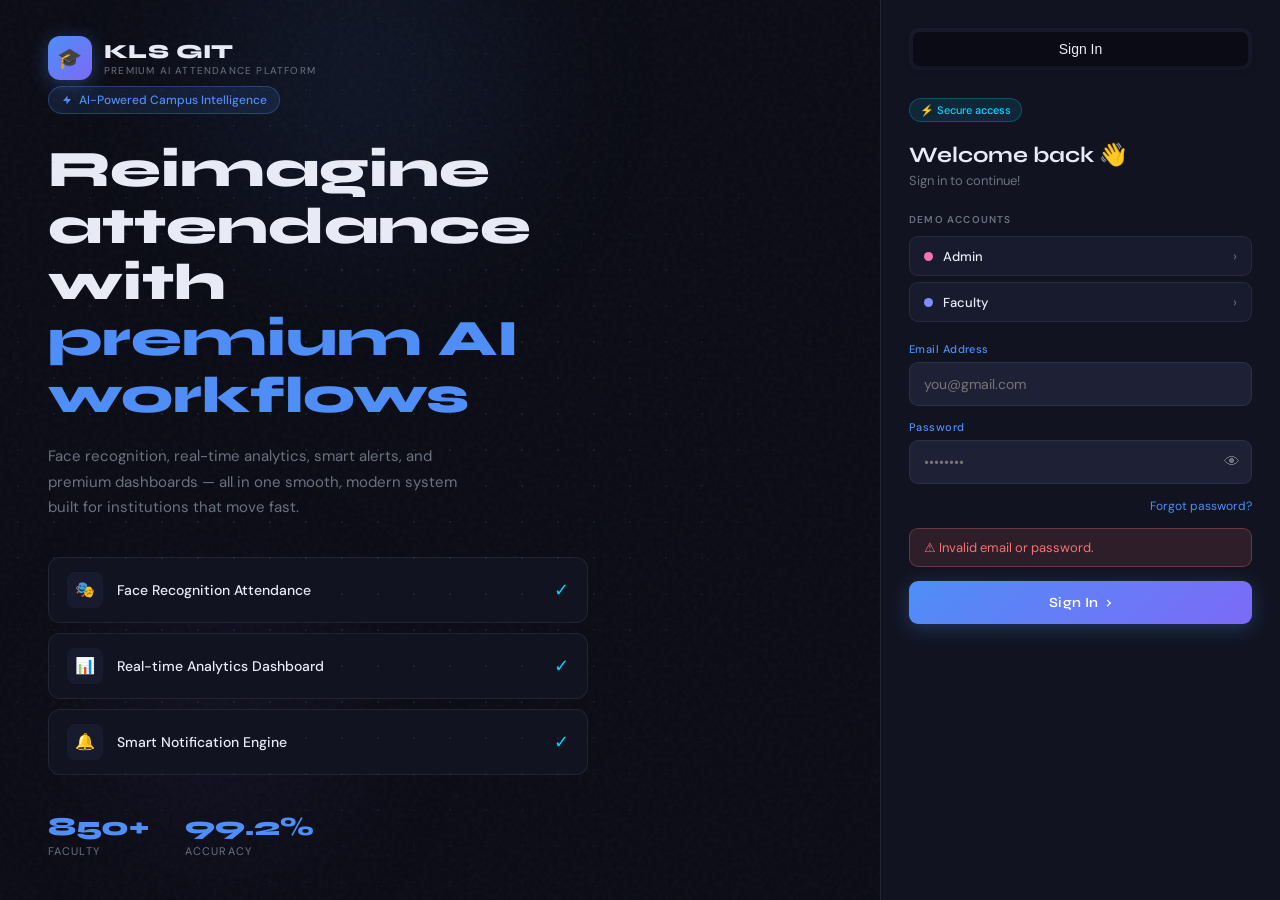
<file: index.html>
<!DOCTYPE html>
<html lang="en">
<head>
<meta charset="UTF-8" />
<meta name="viewport" content="width=device-width, initial-scale=1.0" />
<title>KLS GIT – Premium AI Attendance Platform</title>
<link href="https://fonts.googleapis.com/css2?family=Syne:wght@400;600;700;800&family=DM+Sans:wght@300;400;500&display=swap" rel="stylesheet" />
<style>
  *, *::before, *::after { box-sizing: border-box; margin: 0; padding: 0; }

  :root {
    --bg: #0a0b14;
    --surface: #111320;
    --surface2: #181a2e;
    --border: rgba(255,255,255,0.07);
    --blue: #4f8ef7;
    --cyan: #00d4ff;
    --purple: #7c6af7;
    --text: #e8eaf6;
    --muted: #6b7280;
    --error: #f87171;
    --error-bg: rgba(248,113,113,0.12);
    --input-bg: #1e2035;
    --input-active: #22243c;
    --radius: 12px;
  }

  body {
    font-family: 'DM Sans', sans-serif;
    background: var(--bg);
    color: var(--text);
    min-height: 100vh;
    display: flex;
    overflow: hidden;
  }

  /* ── Noise overlay ── */
  body::before {
    content: '';
    position: fixed; inset: 0;
    background-image: url("data:image/svg+xml,%3Csvg viewBox='0 0 200 200' xmlns='http://www.w3.org/2000/svg'%3E%3Cfilter id='n'%3E%3CfeTurbulence type='fractalNoise' baseFrequency='0.9' numOctaves='4' stitchTiles='stitch'/%3E%3C/filter%3E%3Crect width='100%25' height='100%25' filter='url(%23n)' opacity='0.04'/%3E%3C/svg%3E");
    pointer-events: none; z-index: 0;
  }

  /* ────────── LEFT PANEL ────────── */
  .left {
    flex: 1;
    padding: 36px 48px;
    display: flex;
    flex-direction: column;
    position: relative;
    z-index: 1;
  }

  /* animated grid dots */
  .left::after {
    content: '';
    position: absolute; inset: 0;
    background-image: radial-gradient(circle, rgba(79,142,247,0.15) 1px, transparent 1px);
    background-size: 36px 36px;
    pointer-events: none;
    mask-image: radial-gradient(ellipse 70% 70% at 40% 50%, black 30%, transparent 100%);
    animation: gridPulse 6s ease-in-out infinite alternate;
  }
  @keyframes gridPulse { from { opacity: 0.4; } to { opacity: 0.9; } }

  .logo {
    display: flex; align-items: center; gap: 12px;
    font-family: 'Syne', sans-serif; font-weight: 800;
    font-size: 20px; letter-spacing: 0.02em;
  }
  .logo-icon {
    width: 44px; height: 44px; border-radius: 12px;
    background: linear-gradient(135deg, var(--blue), var(--purple));
    display: grid; place-items: center; font-size: 20px;
    box-shadow: 0 4px 20px rgba(79,142,247,0.35);
  }
  .logo-sub { font-family: 'DM Sans', sans-serif; font-size: 10px; font-weight: 400; color: var(--muted); letter-spacing: 0.12em; text-transform: uppercase; }

  .hero { margin-top: auto; margin-bottom: auto; max-width: 540px; }

  .badge {
    display: inline-flex; align-items: center; gap: 6px;
    background: rgba(79,142,247,0.12); border: 1px solid rgba(79,142,247,0.3);
    color: var(--blue); font-size: 12px; font-weight: 500;
    padding: 5px 12px; border-radius: 99px; margin-bottom: 28px;
    animation: fadeUp 0.6s ease both;
  }
  .badge svg { width: 12px; height: 12px; }

  h1 {
    font-family: 'Syne', sans-serif;
    font-size: clamp(32px, 4vw, 52px);
    font-weight: 800; line-height: 1.1;
    margin-bottom: 20px;
    animation: fadeUp 0.6s 0.1s ease both;
  }
  h1 span { color: var(--blue); }

  .hero-desc {
    color: var(--muted); font-size: 15px; line-height: 1.7;
    max-width: 420px; margin-bottom: 36px;
    animation: fadeUp 0.6s 0.2s ease both;
  }

  /* feature cards */
  .features { display: flex; flex-direction: column; gap: 10px; animation: fadeUp 0.6s 0.3s ease both; }

  .feat {
    display: flex; align-items: center; gap: 14px;
    background: var(--surface); border: 1px solid var(--border);
    border-radius: var(--radius); padding: 14px 18px;
    transition: border-color 0.2s, transform 0.2s;
  }
  .feat:hover { border-color: rgba(79,142,247,0.4); transform: translateX(4px); }
  .feat-icon {
    width: 36px; height: 36px; border-radius: 8px;
    background: var(--surface2); display: grid; place-items: center;
    font-size: 16px; flex-shrink: 0;
  }
  .feat-label { font-size: 14px; font-weight: 500; flex: 1; }
  .feat-check { color: var(--cyan); font-size: 18px; }

  /* stats */
  .stats { display: flex; gap: 36px; margin-top: 36px; animation: fadeUp 0.6s 0.4s ease both; }
  .stat-val { font-family: 'Syne', sans-serif; font-size: 26px; font-weight: 800; color: var(--blue); }
  .stat-lbl { font-size: 11px; color: var(--muted); letter-spacing: 0.1em; text-transform: uppercase; margin-top: 2px; }

  /* ────────── RIGHT PANEL ────────── */
  .right {
    width: 400px; flex-shrink: 0;
    background: var(--surface);
    border-left: 1px solid var(--border);
    display: flex; flex-direction: column;
    padding: 28px;
    position: relative; z-index: 1;
    animation: slideIn 0.5s ease both;
  }
  @keyframes slideIn { from { opacity:0; transform: translateX(24px); } to { opacity:1; transform: translateX(0); } }

  .tabs {
    display: flex; background: var(--surface2);
    border-radius: 10px; padding: 4px; margin-bottom: 28px;
  }
  .tab {
    flex: 1; text-align: center; padding: 9px;
    border-radius: 7px; font-size: 14px; font-weight: 500;
    cursor: pointer; transition: background 0.2s, color 0.2s;
    color: var(--muted); border: none; background: transparent;
  }
  .tab.active { background: var(--bg); color: var(--text); box-shadow: 0 2px 8px rgba(0,0,0,0.3); }

  .secure-badge {
    display: inline-flex; align-items: center; gap: 6px;
    background: rgba(0,212,255,0.1); border: 1px solid rgba(0,212,255,0.25);
    color: var(--cyan); font-size: 11px; font-weight: 500;
    padding: 4px 10px; border-radius: 99px; margin-bottom: 20px; width: fit-content;
  }

  .welcome { font-family: 'Syne', sans-serif; font-size: 22px; font-weight: 700; margin-bottom: 4px; }
  .welcome-sub { font-size: 13px; color: var(--muted); margin-bottom: 24px; }

  .demo-section-label {
    font-size: 10px; font-weight: 600; letter-spacing: 0.12em;
    text-transform: uppercase; color: var(--muted); margin-bottom: 10px;
  }

  .demo-accounts { display: flex; flex-direction: column; gap: 6px; margin-bottom: 20px; }

  .demo-acc {
    display: flex; align-items: center; gap: 10px;
    background: var(--surface2); border: 1px solid var(--border);
    border-radius: 9px; padding: 10px 14px;
    cursor: pointer; transition: border-color 0.2s, background 0.2s;
  }
  .demo-acc:hover { border-color: rgba(79,142,247,0.4); background: #1e2038; }

  .dot { width: 9px; height: 9px; border-radius: 50%; flex-shrink: 0; }
  .dot-admin { background: #f472b6; }
  .dot-faculty { background: #818cf8; }

  .demo-name { font-size: 13px; font-weight: 500; }
  .demo-email { font-size: 11px; color: var(--muted); }
  .demo-arrow { margin-left: auto; color: var(--muted); font-size: 14px; }

  /* form */
  .field { margin-bottom: 14px; }
  .field label { display: block; font-size: 11px; color: var(--blue); font-weight: 500; margin-bottom: 6px; letter-spacing: 0.04em; }
  .field input {
    width: 100%; padding: 12px 14px;
    background: var(--input-bg); border: 1px solid var(--border);
    border-radius: 9px; color: var(--text); font-size: 14px;
    font-family: 'DM Sans', sans-serif;
    outline: none; transition: border-color 0.2s, background 0.2s;
  }
  .field input:focus { border-color: var(--blue); background: var(--input-active); }

  .field-row { position: relative; }
  .eye-btn {
    position: absolute; right: 12px; top: 50%; transform: translateY(-50%);
    background: none; border: none; color: var(--muted); cursor: pointer; font-size: 16px;
  }

  .forgot { text-align: right; font-size: 12px; color: var(--blue); margin-bottom: 14px; cursor: pointer; }

  .error-box {
    display: flex; align-items: center; gap: 8px;
    background: var(--error-bg); border: 1px solid rgba(248,113,113,0.3);
    color: var(--error); font-size: 13px;
    padding: 10px 14px; border-radius: 9px; margin-bottom: 14px;
  }

  .btn-signin {
    width: 100%; padding: 13px;
    background: linear-gradient(135deg, var(--blue), var(--purple));
    border: none; border-radius: 9px;
    color: #fff; font-size: 14px; font-weight: 600;
    font-family: 'Syne', sans-serif; letter-spacing: 0.03em;
    cursor: pointer; transition: opacity 0.2s, transform 0.15s;
    display: flex; align-items: center; justify-content: center; gap: 8px;
    box-shadow: 0 4px 20px rgba(79,142,247,0.3);
  }
  .btn-signin:hover { opacity: 0.9; transform: translateY(-1px); }
  .btn-signin:active { transform: translateY(0); }

  @keyframes fadeUp {
    from { opacity: 0; transform: translateY(16px); }
    to   { opacity: 1; transform: translateY(0); }
  }

  /* glowing orbs */
  .orb {
    position: fixed; border-radius: 50%;
    filter: blur(80px); pointer-events: none; z-index: 0;
  }
  .orb1 { width: 320px; height: 320px; background: rgba(79,142,247,0.08); top: -80px; left: 200px; }
  .orb2 { width: 240px; height: 240px; background: rgba(124,106,247,0.07); bottom: 60px; left: 100px; }
</style>
</head>
<body>

<div class="orb orb1"></div>
<div class="orb orb2"></div>

<!-- LEFT -->
<section class="left">
  <div class="logo">
    <div class="logo-icon">🎓</div>
    <div>
      <div>KLS GIT</div>
      <div class="logo-sub">Premium AI Attendance Platform</div>
    </div>
  </div>

  <div class="hero">
    <div class="badge">
      <svg viewBox="0 0 24 24" fill="currentColor"><path d="M13 10V3L4 14h7v7l9-11h-7z"/></svg>
      AI-Powered Campus Intelligence
    </div>

    <h1>Reimagine attendance with<br><span>premium AI workflows</span></h1>
    <p class="hero-desc">Face recognition, real-time analytics, smart alerts, and premium dashboards — all in one smooth, modern system built for institutions that move fast.</p>

    <div class="features">
      <div class="feat">
        <div class="feat-icon">🎭</div>
        <span class="feat-label">Face Recognition Attendance</span>
        <span class="feat-check">✓</span>
      </div>
      <div class="feat">
        <div class="feat-icon">📊</div>
        <span class="feat-label">Real-time Analytics Dashboard</span>
        <span class="feat-check">✓</span>
      </div>
      <div class="feat">
        <div class="feat-icon">🔔</div>
        <span class="feat-label">Smart Notification Engine</span>
        <span class="feat-check">✓</span>
      </div>
    </div>

    <div class="stats">
      <div><div class="stat-val">850+</div><div class="stat-lbl">Faculty</div></div>
      <div><div class="stat-val">99.2%</div><div class="stat-lbl">Accuracy</div></div>
    </div>
  </div>
</section>

<!-- RIGHT -->
<aside class="right">
  <div class="tabs">
    <button class="tab active">Sign In</button>
  </div>

  <div class="secure-badge">⚡ Secure access</div>

  <div class="welcome">Welcome back 👋</div>
  <div class="welcome-sub">Sign in to continue!</div>

  <div class="demo-section-label">Demo Accounts</div>
  <div class="demo-accounts">
    <div class="demo-acc">
      <div class="dot dot-admin"></div>
      <div>
        <div class="demo-name">Admin</div>
        
      </div>
      <span class="demo-arrow">›</span>
    </div>
    <div class="demo-acc" >
      <div class="dot dot-faculty"></div>
      <div>
        <div class="demo-name">Faculty</div>
      </div>
      <span class="demo-arrow">›</span>
    </div>
  </div>

  <div class="field">
    <label>Email Address</label>
    <input type="email" id="email" opacity="0" placeholder="you@gmail.com"  />
  </div>

  <div class="field">
    <label>Password</label>
    <div class="field-row">
      <input type="password" id="password" placeholder="••••••••" />
      <button class="eye-btn" onclick="togglePwd()" id="eyeBtn">👁</button>
    </div>
  </div>

  <div class="forgot">Forgot password?</div>

  <div class="error-box" id="errorBox">
    ⚠ Invalid email or password.
  </div>

  <button class="btn-signin" onclick="handleSignIn()">
    Sign In &nbsp;›
  </button>
  
</button>
</aside>

<script>
  function fillDemo(email, pass) {
    document.getElementById('email').value = email;
    document.getElementById('password').value = pass;
    document.getElementById('errorBox').style.display = 'none';
  }

  function togglePwd() {
    const inp = document.getElementById('password');
    const btn = document.getElementById('eyeBtn');
    if (inp.type === 'password') { inp.type = 'text'; btn.textContent = '🙈'; }
    else { inp.type = 'password'; btn.textContent = '👁'; }
  }

  function handleSignIn() {
  const email = document.getElementById('email').value;
  const pass = document.getElementById('password').value;
  const box = document.getElementById('errorBox');

  fetch('/login', {
    method: 'POST',
    headers: {
      'Content-Type': 'application/json'
    },
    body: JSON.stringify({
      email: email,
      password: pass
    })
  })
  .then(res => res.json())
  .then(data => {
    console.log(data);  
    if (data.status === "success") {
      box.style.background = 'rgba(52,211,153,0.12)';
      box.style.borderColor = 'rgba(52,211,153,0.3)';
      box.style.color = '#34d399';
      box.textContent = '✓ Signed in successfully!';
      box.style.display = 'flex';
      if (data.role === "admin") {
      window.location.href = "/admin-dashboard";
      } else {
    window.location.href = "/faculty-dashboard";
  }
      
    } else {
      box.style.background = 'var(--error-bg)';
      box.style.borderColor = 'rgba(248,113,113,0.3)';
      box.style.color = 'var(--error)';
      box.textContent = '⚠ Invalid email or password.';
      box.style.display = 'flex';
    }
  });
}

function startAttendance() {
  fetch('/start-attendance', {
    method: 'POST'
  })
  .then(res => res.json())
  .then(data => {
    alert("Attendance system started!");
  });
}
  
  document.querySelectorAll('.tab').forEach(t => {
    t.addEventListener('click', () => {
      document.querySelectorAll('.tab').forEach(x => x.classList.remove('active'));
      t.classList.add('active');
    });
  });
</script>
</body>
</html>
</file>
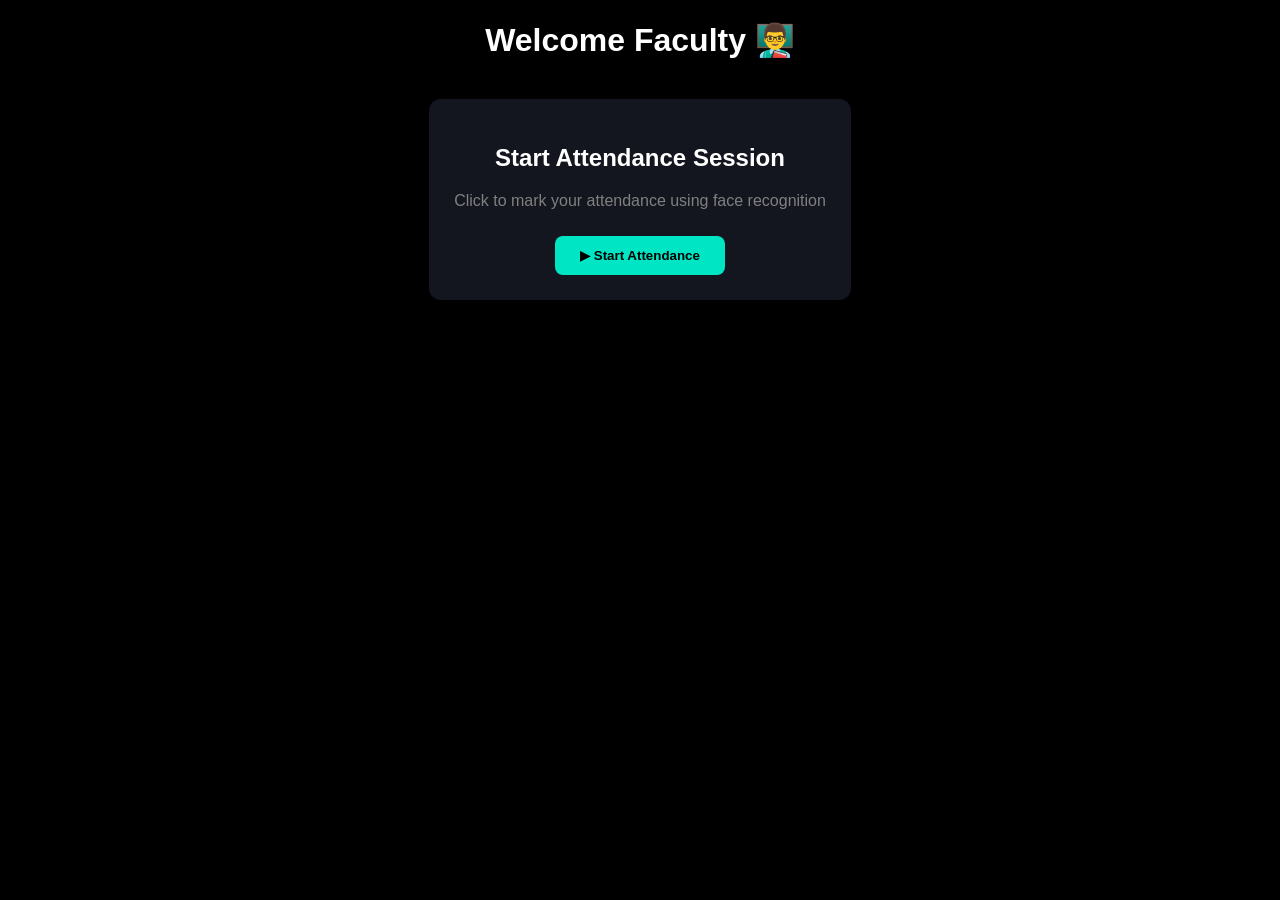
<file: Frontend/Faculty/index.html>
<!DOCTYPE html>
<html>
<head>
  <title>Faculty@KLS GIT</title>
  <link rel="stylesheet" href="css/style.css">
</head>

<body>

  <h1>Welcome Faculty 👨‍🏫</h1>

  <div class="container">
    <div class="card">
      <h2>Start Attendance Session</h2>
      <p>Click to mark your attendance using face recognition</p>

      <button onclick="startAttendance()">
        ▶ Start Attendance
      </button>
    </div>
  </div>

<script src="js/script.js"></script>

</body>
</html>
</file>
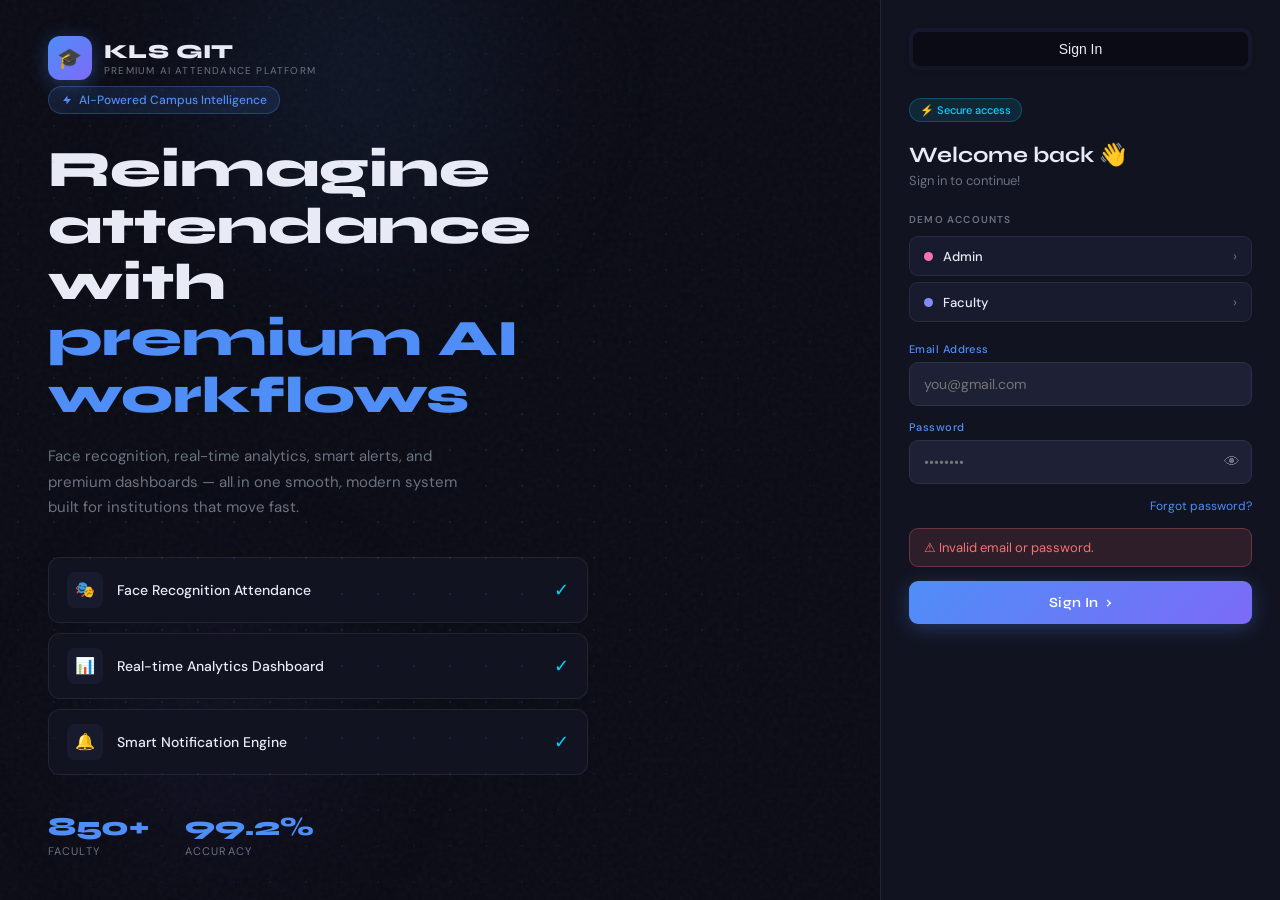
<file: Frontend/login/index.html>
<!DOCTYPE html>
<html lang="en">
<head>
<meta charset="UTF-8" />
<meta name="viewport" content="width=device-width, initial-scale=1.0" />
<title>KLS GIT – Premium AI Attendance Platform</title>
<link href="https://fonts.googleapis.com/css2?family=Syne:wght@400;600;700;800&family=DM+Sans:wght@300;400;500&display=swap" rel="stylesheet" />
<link rel="stylesheet" href="css/style.css">
</head>
<body>

<div class="orb orb1"></div>
<div class="orb orb2"></div>

<!-- LEFT -->
<section class="left">
  <div class="logo">
    <div class="logo-icon">🎓</div>
    <div>
      <div>KLS GIT</div>
      <div class="logo-sub">Premium AI Attendance Platform</div>
    </div>
  </div>

  <div class="hero">
    <div class="badge">
      <svg viewBox="0 0 24 24" fill="currentColor"><path d="M13 10V3L4 14h7v7l9-11h-7z"/></svg>
      AI-Powered Campus Intelligence
    </div>

    <h1>Reimagine attendance with<br><span>premium AI workflows</span></h1>
    <p class="hero-desc">Face recognition, real-time analytics, smart alerts, and premium dashboards — all in one smooth, modern system built for institutions that move fast.</p>

    <div class="features">
      <div class="feat">
        <div class="feat-icon">🎭</div>
        <span class="feat-label">Face Recognition Attendance</span>
        <span class="feat-check">✓</span>
      </div>
      <div class="feat">
        <div class="feat-icon">📊</div>
        <span class="feat-label">Real-time Analytics Dashboard</span>
        <span class="feat-check">✓</span>
      </div>
      <div class="feat">
        <div class="feat-icon">🔔</div>
        <span class="feat-label">Smart Notification Engine</span>
        <span class="feat-check">✓</span>
      </div>
    </div>

    <div class="stats">
      <div><div class="stat-val">850+</div><div class="stat-lbl">Faculty</div></div>
      <div><div class="stat-val">99.2%</div><div class="stat-lbl">Accuracy</div></div>
    </div>
  </div>
</section>

<!-- RIGHT -->
<aside class="right">
  <div class="tabs">
    <button class="tab active">Sign In</button>
  </div>

  <div class="secure-badge">⚡ Secure access</div>

  <div class="welcome">Welcome back 👋</div>
  <div class="welcome-sub">Sign in to continue!</div>

  <div class="demo-section-label">Demo Accounts</div>
  <div class="demo-accounts">
    <div class="demo-acc">
      <div class="dot dot-admin"></div>
      <div>
        <div class="demo-name">Admin</div>
        
      </div>
      <span class="demo-arrow">›</span>
    </div>
    <div class="demo-acc" >
      <div class="dot dot-faculty"></div>
      <div>
        <div class="demo-name">Faculty</div>
      </div>
      <span class="demo-arrow">›</span>
    </div>
  </div>

  <div class="field">
    <label>Email Address</label>
    <input type="email" id="email" opacity="0" placeholder="you@gmail.com"  />
  </div>

  <div class="field">
    <label>Password</label>
    <div class="field-row">
      <input type="password" id="password" placeholder="••••••••" />
      <button class="eye-btn" onclick="togglePwd()" id="eyeBtn">👁</button>
    </div>
  </div>

  <div class="forgot">Forgot password?</div>

  <div class="error-box" id="errorBox">
    ⚠ Invalid email or password.
  </div>

  <button class="btn-signin" onclick="handleSignIn()">
    Sign In &nbsp;›
  </button>
  
</aside>

<script src="js/script.js"></script>
</body>
</html>
</file>
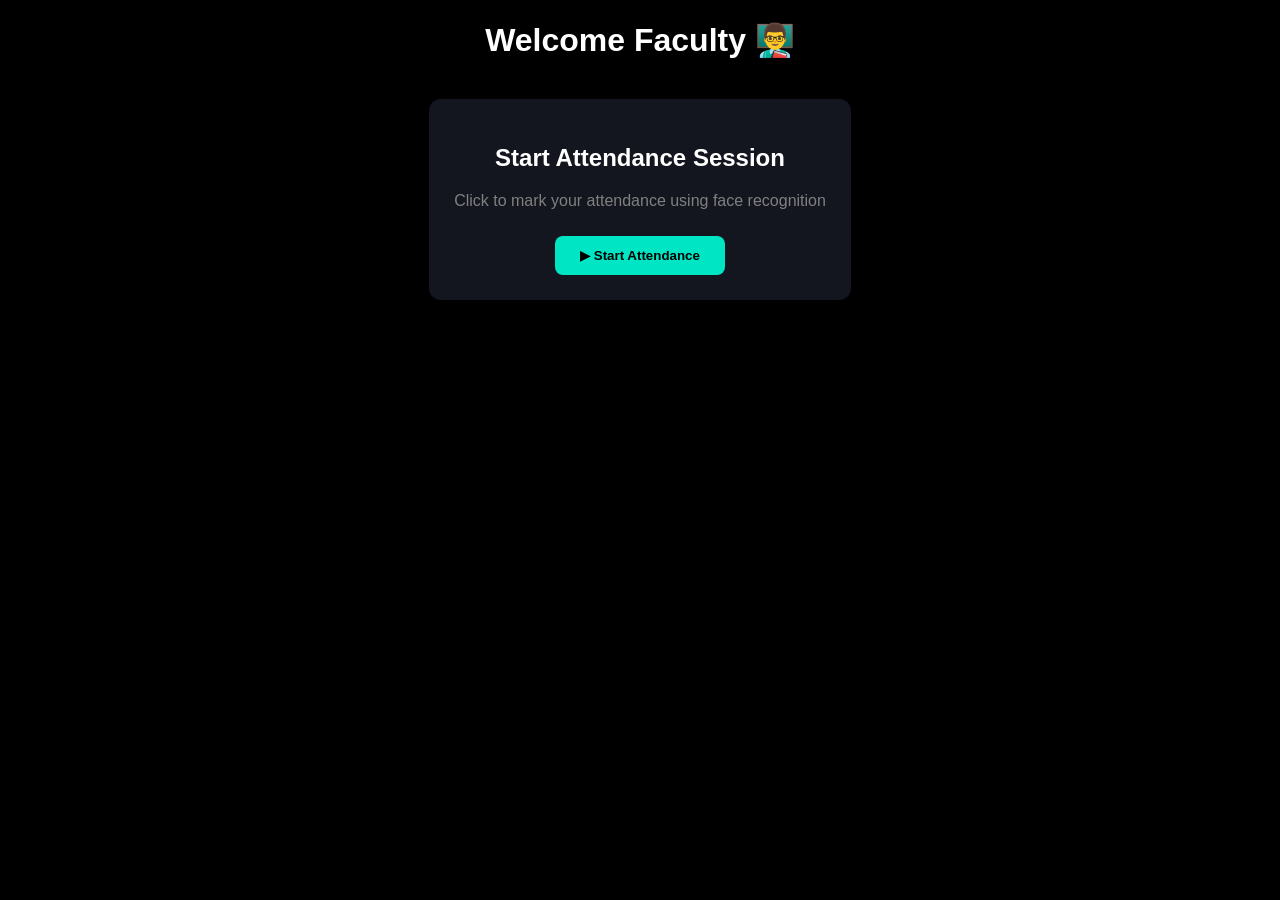
<file: faculty.html>
<!DOCTYPE html>
<html>
<head>
  <title>Faculty@KLS GIT</title>
</head>

<body style="background:black; color:white; text-align:center; font-family:sans-serif;">

  <h1>Welcome Faculty 👨‍🏫</h1>
  <div style="margin-top:40px;">
  <div style="background:#13161e; padding:25px; border-radius:12px; display:inline-block;">
    <h2>Start Attendance Session</h2>
    <p style="color:gray;">Click to mark your attendance using face recognition</p>

    <button onclick="startAttendance()" 
            style="margin-top:10px; padding:12px 25px; background:#00e5c3; border:none; border-radius:8px; font-weight:bold;">
      ▶ Start Attendance
    </button>
  </div>
</div>

  <script>
    function startAttendance() {
      fetch('/start-attendance', {
        method: 'POST'
      })
      .then(res => res.json())
      .then(data => {
        alert(data.message || "Attendance started!");
      })
      .catch(err => {
        alert("Error starting attendance");
      });
    }
  </script>

</body>
</html>
</file>
<file: Frontend/Faculty/css/style.css>
body {
    background: black;
    color: white;
    text-align: center;
    font-family: sans-serif;
}

.container {
    margin-top: 40px;
}

.card {
    background: #13161e;
    padding: 25px;
    border-radius: 12px;
    display: inline-block;
}

p {
    color: gray;
}

button {
    margin-top: 10px;
    padding: 12px 25px;
    background: #00e5c3;
    border: none;
    border-radius: 8px;
    font-weight: bold;
    cursor: pointer;
}
</file>
<file: Frontend/login/css/style.css>
*, *::before, *::after { box-sizing: border-box; margin: 0; padding: 0; }

  :root {
    --bg: #0a0b14;
    --surface: #111320;
    --surface2: #181a2e;
    --border: rgba(255,255,255,0.07);
    --blue: #4f8ef7;
    --cyan: #00d4ff;
    --purple: #7c6af7;
    --text: #e8eaf6;
    --muted: #6b7280;
    --error: #f87171;
    --error-bg: rgba(248,113,113,0.12);
    --input-bg: #1e2035;
    --input-active: #22243c;
    --radius: 12px;
  }

  body {
    font-family: 'DM Sans', sans-serif;
    background: var(--bg);
    color: var(--text);
    min-height: 100vh;
    display: flex;
    overflow: hidden;
  }

  /* ── Noise overlay ── */
  body::before {
    content: '';
    position: fixed; inset: 0;
    background-image: url("data:image/svg+xml,%3Csvg viewBox='0 0 200 200' xmlns='http://www.w3.org/2000/svg'%3E%3Cfilter id='n'%3E%3CfeTurbulence type='fractalNoise' baseFrequency='0.9' numOctaves='4' stitchTiles='stitch'/%3E%3C/filter%3E%3Crect width='100%25' height='100%25' filter='url(%23n)' opacity='0.04'/%3E%3C/svg%3E");
    pointer-events: none; z-index: 0;
  }

  /* ────────── LEFT PANEL ────────── */
  .left {
    flex: 1;
    padding: 36px 48px;
    display: flex;
    flex-direction: column;
    position: relative;
    z-index: 1;
  }

  /* animated grid dots */
  .left::after {
    content: '';
    position: absolute; inset: 0;
    background-image: radial-gradient(circle, rgba(79,142,247,0.15) 1px, transparent 1px);
    background-size: 36px 36px;
    pointer-events: none;
    mask-image: radial-gradient(ellipse 70% 70% at 40% 50%, black 30%, transparent 100%);
    animation: gridPulse 6s ease-in-out infinite alternate;
  }
  @keyframes gridPulse { from { opacity: 0.4; } to { opacity: 0.9; } }

  .logo {
    display: flex; align-items: center; gap: 12px;
    font-family: 'Syne', sans-serif; font-weight: 800;
    font-size: 20px; letter-spacing: 0.02em;
  }
  .logo-icon {
    width: 44px; height: 44px; border-radius: 12px;
    background: linear-gradient(135deg, var(--blue), var(--purple));
    display: grid; place-items: center; font-size: 20px;
    box-shadow: 0 4px 20px rgba(79,142,247,0.35);
  }
  .logo-sub { font-family: 'DM Sans', sans-serif; font-size: 10px; font-weight: 400; color: var(--muted); letter-spacing: 0.12em; text-transform: uppercase; }

  .hero { margin-top: auto; margin-bottom: auto; max-width: 540px; }

  .badge {
    display: inline-flex; align-items: center; gap: 6px;
    background: rgba(79,142,247,0.12); border: 1px solid rgba(79,142,247,0.3);
    color: var(--blue); font-size: 12px; font-weight: 500;
    padding: 5px 12px; border-radius: 99px; margin-bottom: 28px;
    animation: fadeUp 0.6s ease both;
  }
  .badge svg { width: 12px; height: 12px; }

  h1 {
    font-family: 'Syne', sans-serif;
    font-size: clamp(32px, 4vw, 52px);
    font-weight: 800; line-height: 1.1;
    margin-bottom: 20px;
    animation: fadeUp 0.6s 0.1s ease both;
  }
  h1 span { color: var(--blue); }

  .hero-desc {
    color: var(--muted); font-size: 15px; line-height: 1.7;
    max-width: 420px; margin-bottom: 36px;
    animation: fadeUp 0.6s 0.2s ease both;
  }

  /* feature cards */
  .features { display: flex; flex-direction: column; gap: 10px; animation: fadeUp 0.6s 0.3s ease both; }

  .feat {
    display: flex; align-items: center; gap: 14px;
    background: var(--surface); border: 1px solid var(--border);
    border-radius: var(--radius); padding: 14px 18px;
    transition: border-color 0.2s, transform 0.2s;
  }
  .feat:hover { border-color: rgba(79,142,247,0.4); transform: translateX(4px); }
  .feat-icon {
    width: 36px; height: 36px; border-radius: 8px;
    background: var(--surface2); display: grid; place-items: center;
    font-size: 16px; flex-shrink: 0;
  }
  .feat-label { font-size: 14px; font-weight: 500; flex: 1; }
  .feat-check { color: var(--cyan); font-size: 18px; }

  /* stats */
  .stats { display: flex; gap: 36px; margin-top: 36px; animation: fadeUp 0.6s 0.4s ease both; }
  .stat-val { font-family: 'Syne', sans-serif; font-size: 26px; font-weight: 800; color: var(--blue); }
  .stat-lbl { font-size: 11px; color: var(--muted); letter-spacing: 0.1em; text-transform: uppercase; margin-top: 2px; }

  /* ────────── RIGHT PANEL ────────── */
  .right {
    width: 400px; flex-shrink: 0;
    background: var(--surface);
    border-left: 1px solid var(--border);
    display: flex; flex-direction: column;
    padding: 28px;
    position: relative; z-index: 1;
    animation: slideIn 0.5s ease both;
  }
  @keyframes slideIn { from { opacity:0; transform: translateX(24px); } to { opacity:1; transform: translateX(0); } }

  .tabs {
    display: flex; background: var(--surface2);
    border-radius: 10px; padding: 4px; margin-bottom: 28px;
  }
  .tab {
    flex: 1; text-align: center; padding: 9px;
    border-radius: 7px; font-size: 14px; font-weight: 500;
    cursor: pointer; transition: background 0.2s, color 0.2s;
    color: var(--muted); border: none; background: transparent;
  }
  .tab.active { background: var(--bg); color: var(--text); box-shadow: 0 2px 8px rgba(0,0,0,0.3); }

  .secure-badge {
    display: inline-flex; align-items: center; gap: 6px;
    background: rgba(0,212,255,0.1); border: 1px solid rgba(0,212,255,0.25);
    color: var(--cyan); font-size: 11px; font-weight: 500;
    padding: 4px 10px; border-radius: 99px; margin-bottom: 20px; width: fit-content;
  }

  .welcome { font-family: 'Syne', sans-serif; font-size: 22px; font-weight: 700; margin-bottom: 4px; }
  .welcome-sub { font-size: 13px; color: var(--muted); margin-bottom: 24px; }

  .demo-section-label {
    font-size: 10px; font-weight: 600; letter-spacing: 0.12em;
    text-transform: uppercase; color: var(--muted); margin-bottom: 10px;
  }

  .demo-accounts { display: flex; flex-direction: column; gap: 6px; margin-bottom: 20px; }

  .demo-acc {
    display: flex; align-items: center; gap: 10px;
    background: var(--surface2); border: 1px solid var(--border);
    border-radius: 9px; padding: 10px 14px;
    cursor: pointer; transition: border-color 0.2s, background 0.2s;
  }
  .demo-acc:hover { border-color: rgba(79,142,247,0.4); background: #1e2038; }

  .dot { width: 9px; height: 9px; border-radius: 50%; flex-shrink: 0; }
  .dot-admin { background: #f472b6; }
  .dot-faculty { background: #818cf8; }

  .demo-name { font-size: 13px; font-weight: 500; }
  .demo-email { font-size: 11px; color: var(--muted); }
  .demo-arrow { margin-left: auto; color: var(--muted); font-size: 14px; }

  /* form */
  .field { margin-bottom: 14px; }
  .field label { display: block; font-size: 11px; color: var(--blue); font-weight: 500; margin-bottom: 6px; letter-spacing: 0.04em; }
  .field input {
    width: 100%; padding: 12px 14px;
    background: var(--input-bg); border: 1px solid var(--border);
    border-radius: 9px; color: var(--text); font-size: 14px;
    font-family: 'DM Sans', sans-serif;
    outline: none; transition: border-color 0.2s, background 0.2s;
  }
  .field input:focus { border-color: var(--blue); background: var(--input-active); }

  .field-row { position: relative; }
  .eye-btn {
    position: absolute; right: 12px; top: 50%; transform: translateY(-50%);
    background: none; border: none; color: var(--muted); cursor: pointer; font-size: 16px;
  }

  .forgot { text-align: right; font-size: 12px; color: var(--blue); margin-bottom: 14px; cursor: pointer; }

  .error-box {
    display: flex; align-items: center; gap: 8px;
    background: var(--error-bg); border: 1px solid rgba(248,113,113,0.3);
    color: var(--error); font-size: 13px;
    padding: 10px 14px; border-radius: 9px; margin-bottom: 14px;
  }

  .btn-signin {
    width: 100%; padding: 13px;
    background: linear-gradient(135deg, var(--blue), var(--purple));
    border: none; border-radius: 9px;
    color: #fff; font-size: 14px; font-weight: 600;
    font-family: 'Syne', sans-serif; letter-spacing: 0.03em;
    cursor: pointer; transition: opacity 0.2s, transform 0.15s;
    display: flex; align-items: center; justify-content: center; gap: 8px;
    box-shadow: 0 4px 20px rgba(79,142,247,0.3);
  }
  .btn-signin:hover { opacity: 0.9; transform: translateY(-1px); }
  .btn-signin:active { transform: translateY(0); }

  @keyframes fadeUp {
    from { opacity: 0; transform: translateY(16px); }
    to   { opacity: 1; transform: translateY(0); }
  }

  /* glowing orbs */
  .orb {
    position: fixed; border-radius: 50%;
    filter: blur(80px); pointer-events: none; z-index: 0;
  }
  .orb1 { width: 320px; height: 320px; background: rgba(79,142,247,0.08); top: -80px; left: 200px; }
  .orb2 { width: 240px; height: 240px; background: rgba(124,106,247,0.07); bottom: 60px; left: 100px; }
</file>
